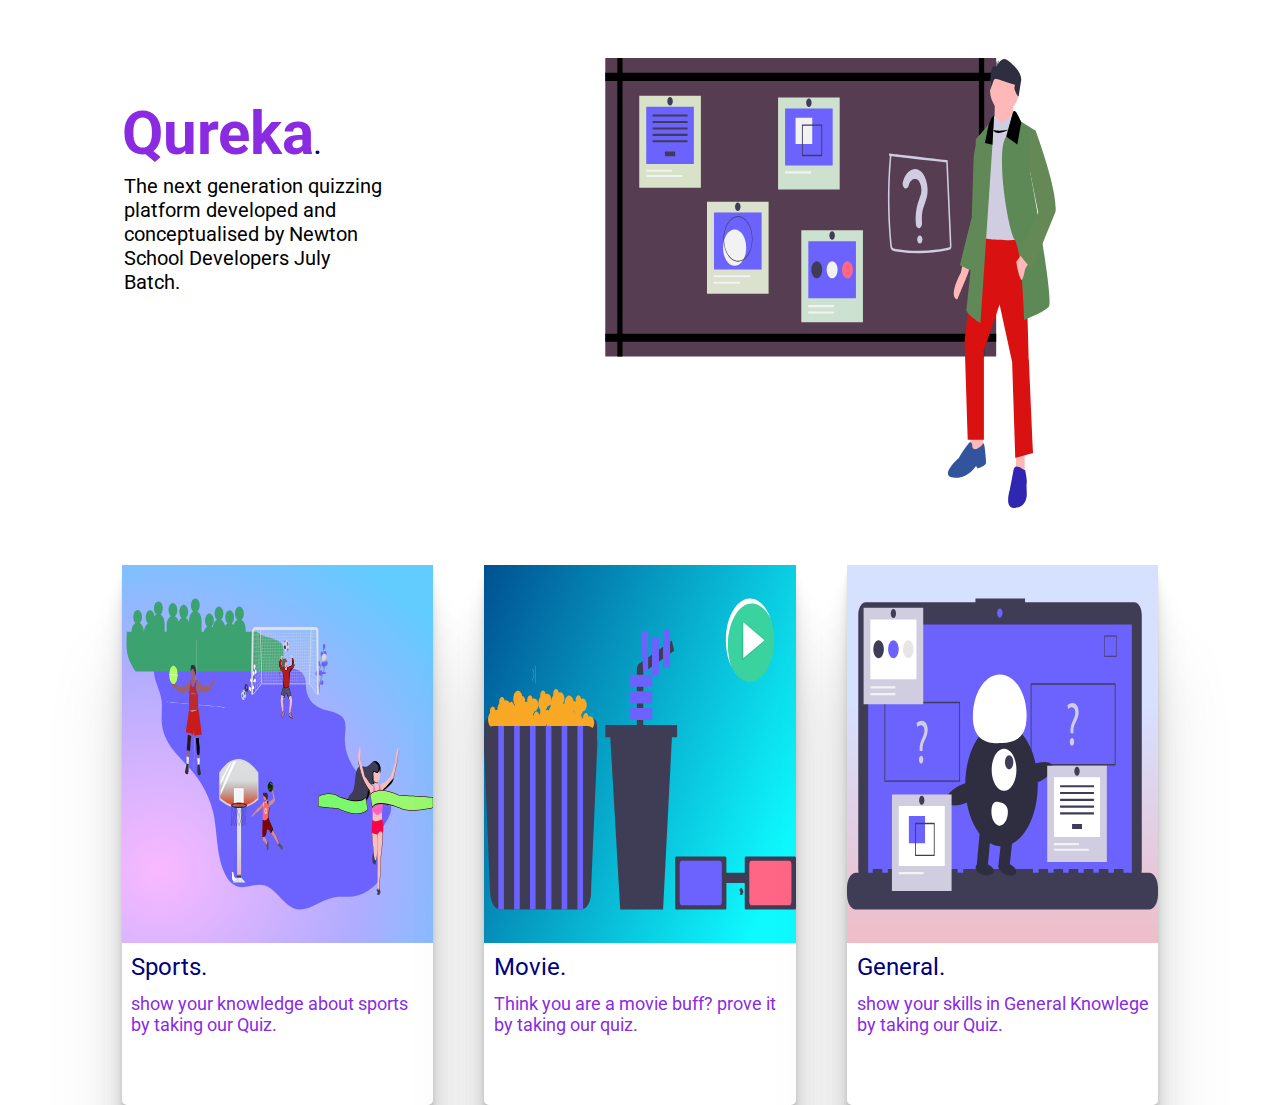
<file: index.html>
<!DOCTYPE html>
<html lang="en">
  <head>
    <meta charset="UTF-8" />
    <meta name="viewport" content="width=device-width, initial-scale=1.0" />
    <meta http-equiv="X-UA-Compatible" content="ie=edge" />
    <link href="index.css" rel="stylesheet" />
    <link
      href="https://fonts.googleapis.com/css2?family=Roboto:wght@300&display=swap"
      rel="stylesheet"
    />

    <title>Quiz for students</title>
  </head>
  <body class>
    <header class="title">
      <div class="title-text">
        <h1 class="big-text">Qureka<span class="dot">.</span></h1>
        <p class="paragraph">
          The next generation quizzing platform developed and conceptualised by
          Newton School Developers July Batch.
        </p>
      </div>

      <img src="untitled (3).svg" alt="boy" width="100%" height="100%" />
    </header>
    <section class="quiz-select">
      <a href="index1.html" target="_blank" noopener noreferrer>
        <div class="box sports">
          <div class="image-container">
            <img src="sports.svg" alt="sports" width="100%" height="100%" />
          </div>
          <p class="type">Sports<span class="dot">.</span></p>
          <p class="type-text">
            show your knowledge about sports by taking our Quiz.
          </p>
        </div>
      </a>
      <a href="index2.html" target="_blank" noopener noreferrer>
        <div class="box movie">
          <div class="extra image-container">
            <img src="movie.svg" alt="movie" width="100%" height="100%" />
          </div>
          <p class="type">Movie<span class="dot">.</span></p>
          <p class="type-text">
            Think you are a movie buff? prove it by taking our quiz.
          </p>
        </div>
      </a>
      <a href="index3.html" target="_blank" noopener noreferrer>
        <div class="box general">
          <div class="work image-container">
            <img src="general.svg" alt="general" width="100%" height="100%" />
          </div>
          <p class="type">General<span class="dot">.</span></p>
          <p class="type-text">
            show your skills in General Knowlege by taking our Quiz.
          </p>
        </div>
      </a>
    </section>
  </body>
</html>
</file>
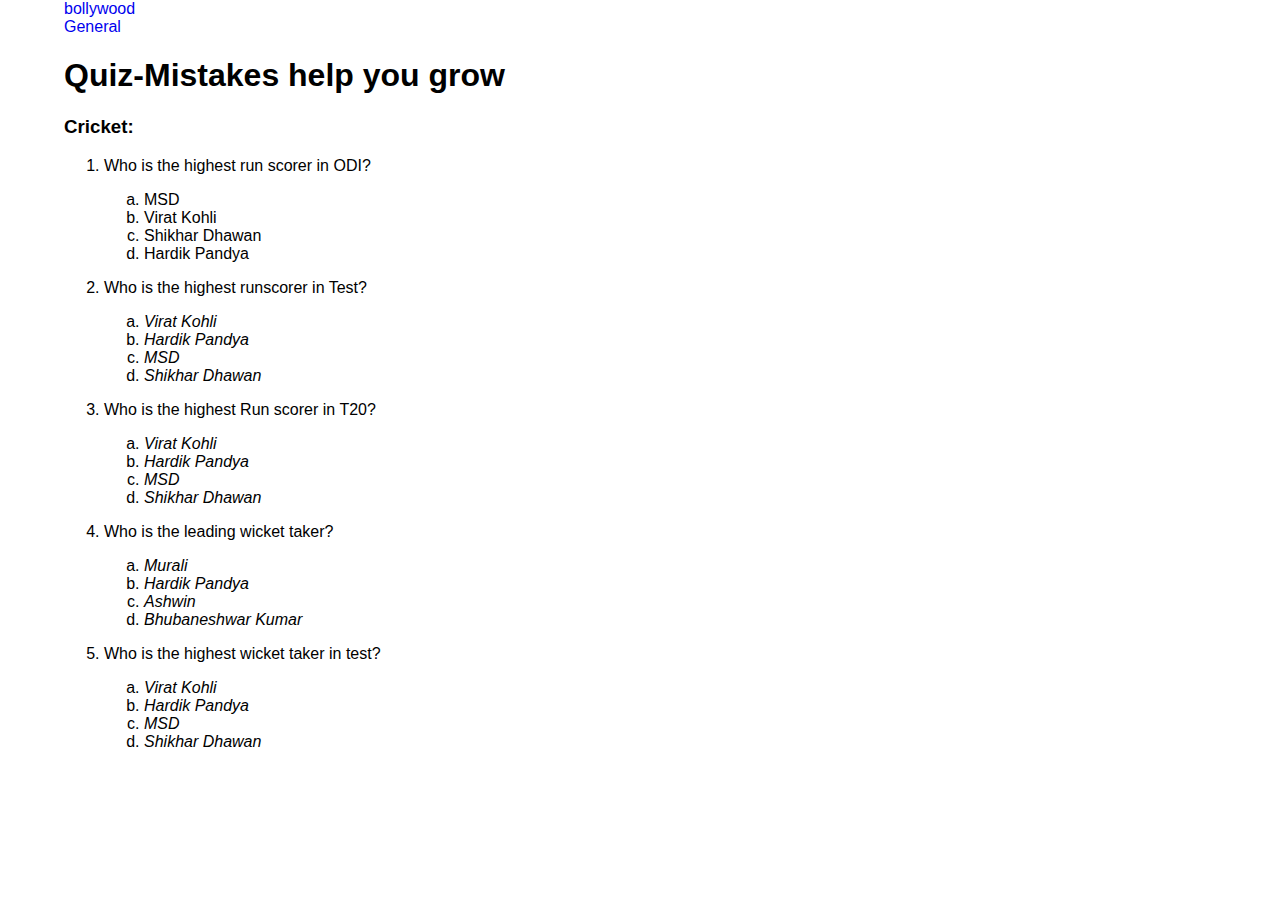
<file: index1.html>
<!DOCTYPE html>
<html lang="en">
  <head>
    <meta charset="UTF-8" />
    <meta name="viewport" content="width=device-width, initial-scale=1.0" />
    <meta http-equiv="X-UA-Compatible" content="ie=edge" />
    <link rel="stylesheet" href="index.css" />

    <title>Quiz</title>
  </head>
  <body>
    <a href="index1.html" target="_no blank">bollywood</a>
  </br>
    <a href="index2.html" target="_no blank">General</a>
    <h1>Quiz-Mistakes help you grow</h1>
    <Section>
      <h3>Cricket:</h3>
      <ol start="1" type="1">
    <div>
      <p><li>Who is the highest run scorer in ODI?</li></p>
      <ol start="1" type="a">
        <li>MSD</li> <li>Virat Kohli</li>
        <li>Shikhar Dhawan</li> <li>Hardik Pandya</li>
      </ol>
    </div>
    <div>
      <p><li>Who is the highest runscorer in Test?</li></p>
      <ol start="1" type="a">
      <li><i>Virat Kohli</i></li>
      <li><i>Hardik Pandya</i></li>
      <li><i>MSD</i></li>
      <li><i>Shikhar Dhawan</i></li></ol>
    </div>
    <div>
      <p><li>Who is the highest Run scorer in T20?</li></p>
      <ol start="1" type="a">
      <li><i>Virat Kohli</i></li>
      <li><i>Hardik Pandya</i></li>
      <li><i>MSD</i></li>
      <li><i>Shikhar Dhawan</i></li></ol>

    </div>
    <div>
      <p><li>Who is the leading wicket taker?</li></p>
      <ol start="1" type="a">
      <li><i>Murali</i></li>
      <li><i>Hardik Pandya</i></li>
      <li><i>Ashwin</i></li>
      <li><i>Bhubaneshwar Kumar</i></li></ol>
    </div>

    <div>
      <p><li>Who is the highest wicket taker in test?</li></p>
      <ol start="1" type="a">
      <li><i>Virat Kohli</i></li>
      <li><i>Hardik Pandya</i></li>
      <li><i>MSD</i></li>
      <li><i>Shikhar Dhawan</i></li></ol>
    </div>

    <!-- <div>
      <p><li>Who is this ?</li></p>
      <img src="https://upload.wikimedia.org/wikipedia/commons/7/7c/The_President%2C_Shri_Pranab_Mukherjee_presenting_the_Padma_Shri_Award_to_Shri_Virat_Kohli%2C_at_a_Civil_Investiture_Ceremony%2C_at_Rashtrapati_Bhavan%2C_in_New_Delhi_on_March_30%2C_2017_%28cropped%29.jpg"
      width="300"
      height="300"
      alt="Virat Kohli"/>
      <ol start="1" type="a">
        <li><i>MSD</i></li>
        <li><i>Virat Kohli</i></li>
        <li><i>Sachin</i></li>
        <li><i>Rohit SHarma</i></li></ol>


    </div> -->
  </section>


  </body>
</html>
</file>
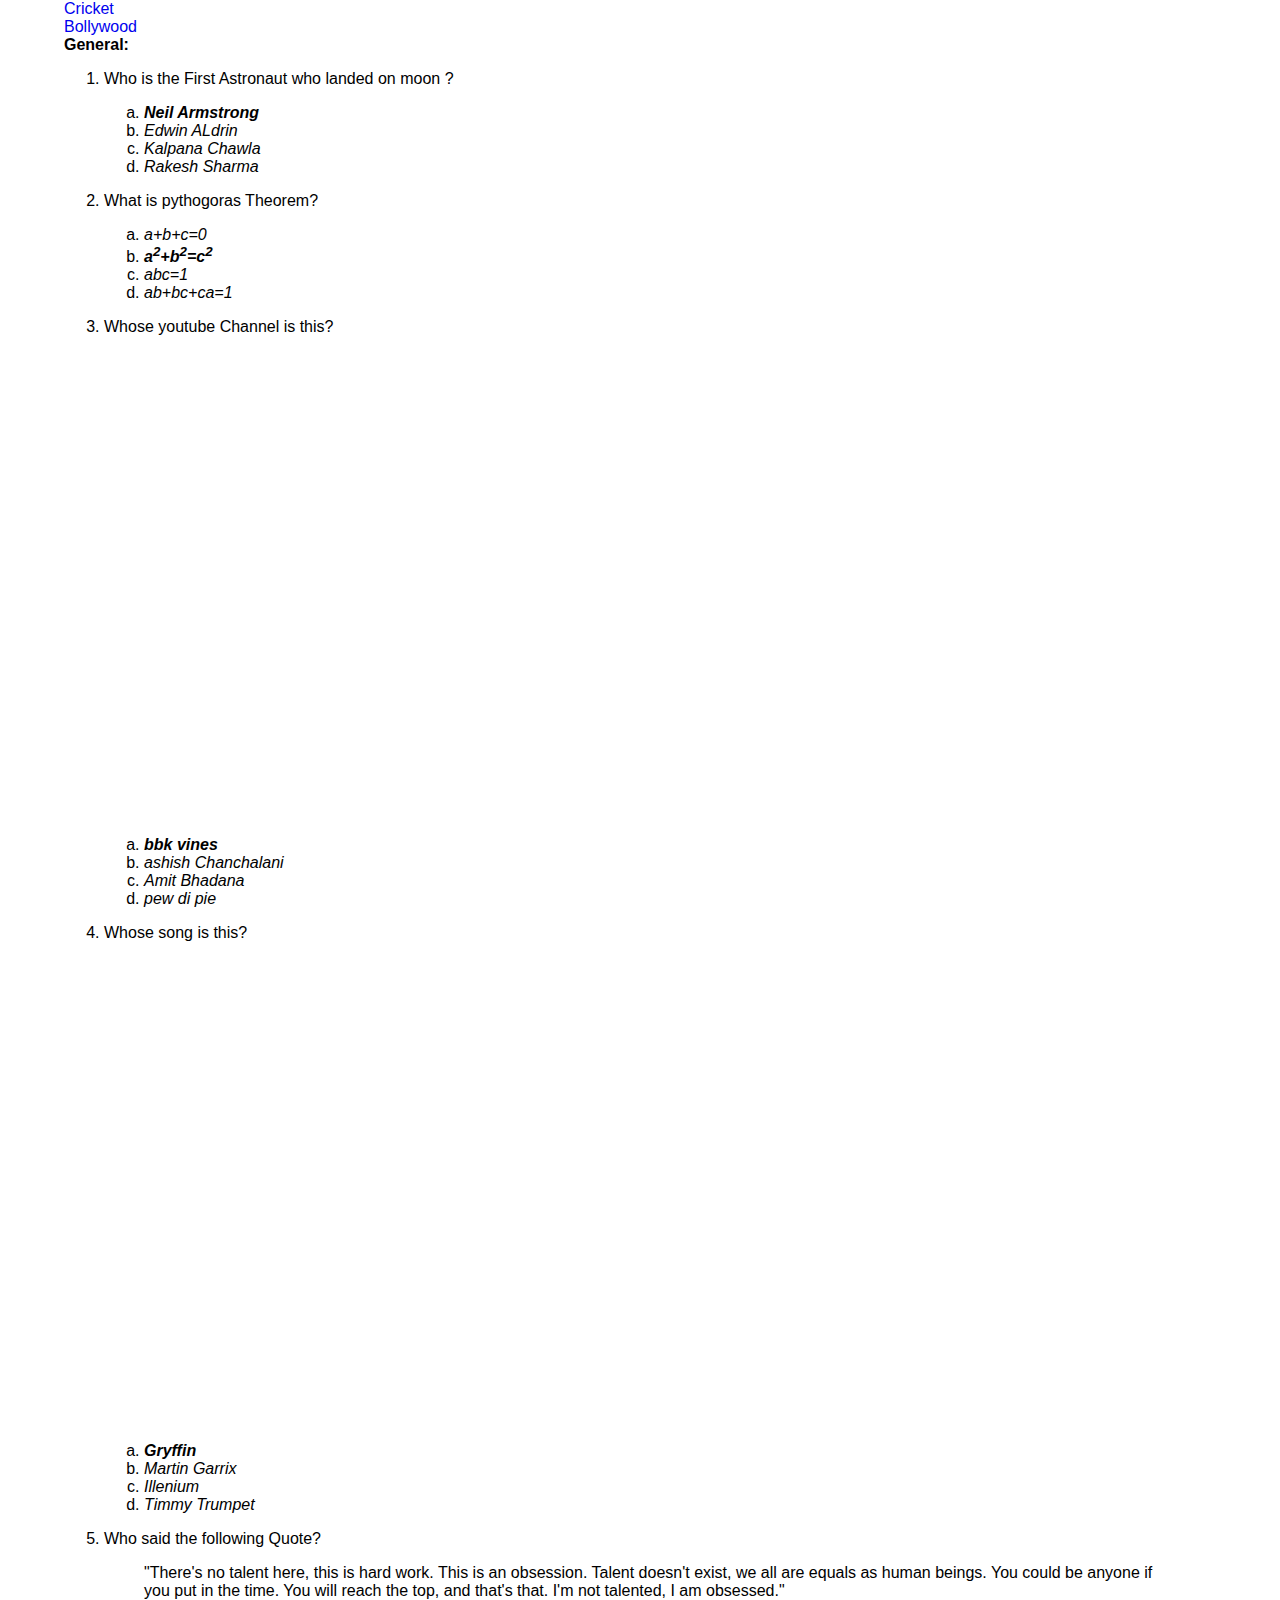
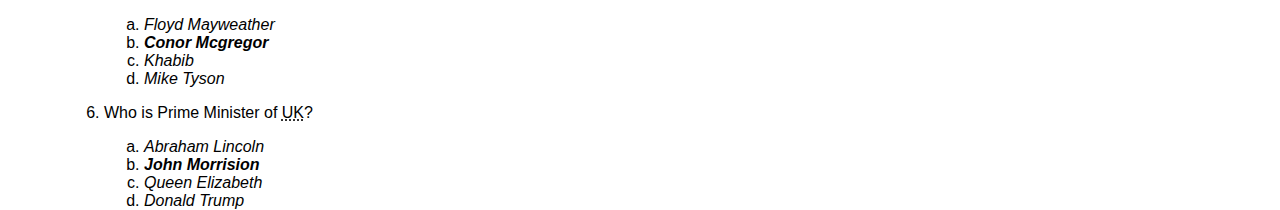
<file: index3.html>
<!DOCTYPE html>
<html lang="en">
  <head>
    <meta charset="UTF-8" />
    <meta name="viewport" content="width=device-width, initial-scale=1.0" />
    <meta http-equiv="X-UA-Compatible" content="ie=edge" />
    <link rel="stylesheet" href="index.css" />

    <title>Quiz</title>
  </head>
  <body>
    <a href="index.html" target="_noblank">Cricket</a>
  </br>
    <a href="index1.html" target="_noblank">Bollywood</a>
<section>
</h3><b>General:</b></h3>
<ol start="1" type="1">
    <div>
      <p><li>Who is the First Astronaut who landed on moon ?</li></p>
      
      <ol start="1" type="a">
        <li><i><strong>Neil Armstrong</strong></i></li> <li><i>Edwin ALdrin</i></li>
        <li><i>Kalpana Chawla</i></li> <li><i>Rakesh Sharma</i></li>
      </ol>
    </div>
    <div>
      <p><li>What is pythogoras Theorem?</li></p>
     
      <ol start="1" type="a">
      <li><i>a+b+c=0</i></li>
      <li><i><strong>a<sup>2</sup>+b<sup>2</sup>=c<sup>2</sup></strong></i></li>
      <li><i>abc=1</i></li>
      <li><i>ab+bc+ca=1</i></li></ol>
    </div>
    <p><li>Whose youtube Channel is this?</li></p>
    <!-- <!-- <img src="https://static.toiimg.com/photo/50037474.cms"
    width="300"
    height="300"
    alt="Shahrukh Khan"/> -->
     <iframe width="853" height="480" src="https://www.youtube.com/embed/xgXnDnf0cHY" frameborder="0" allow="accelerometer; autoplay; encrypted-media; gyroscope; picture-in-picture" allowfullscreen></iframe>
    <ol start="1" type="a"> 
     
      <li><i><strong>bbk vines</strong></i></li> <li><i>ashish Chanchalani</i></li>
      <li><i>Amit Bhadana</i></li> <li><i>pew di pie</i></li>
    </ol>
  </div>
  <div>
      <p><li>Whose song is this?</li></p>
      <iframe width="853" height="480" src="https://www.youtube.com/embed/PWhMoGt0cs8" frameborder="0" allow="accelerometer; autoplay; encrypted-media; gyroscope; picture-in-picture" allowfullscreen></iframe>
      
      <ol start="1" type="a">
        <li><i><strong>Gryffin</strong></i></li> <li><i>Martin Garrix</i></li>
        <li><i>Illenium</i></li> <li><i>Timmy Trumpet</i></li>
      </ol>
    </div>
    <div>
  <div>
    <p><li>Who said the following Quote?</li></p>
    <blockquote cite="www.google.com">
      "There's no talent here, this is hard work. This is an obsession. Talent doesn't exist, we all are equals as human beings. You could be anyone if you put in the time. You will reach the top, and that's that. I'm not talented, I am obsessed."
    </blockquote>
    <ol start="1" type="a">
    <li><i>Floyd Mayweather</i></li>
    <li><i><strong>Conor Mcgregor</strong></i></li>
    <li><i>Khabib</i></li>
    <li><i>Mike Tyson</i></li></ol>
    
  </div>

  <div>
      <p><li>Who is Prime Minister of <abbr title="United Kingdom">UK</abbr>?</li></p>
     
      <ol start="1" type="a">
      <li><i>Abraham Lincoln</i></li>
      <li><i><strong>John Morrision</strong></i></li>
      <li><i>Queen Elizabeth</i></li>
      <li><i>Donald Trump</i></li></ol></ol>
    </div>
</body>
</html>
</file>
<file: index.css>
* {
  font-family: "Roboto", sans-serif;
  box-sizing: border-box;
}
body {
  height: 100vh;
  margin: 0;
  padding: 0 5% 0 5%;
  background-image: url(background3.jpg);
}
.title {
  display: flex;
  flex-direction: row;
  justify-content: space-between;
  width: 100%;
  height: 50%;
  margin: 5% 0% 5% 5%;
}
.paragraph {
  font-size: 20px;
  margin: 1%;
}

.title-text {
  width: 30%;
  font-size: 20px;
}
.big-text {
  font-size: 60px;
  color: blueviolet;
  margin-bottom: 2%;
}

/* .image {
  margin: 5%
} */

.dot {
  color: limegreen;
}
.quiz-select {
  margin: 0 5%;
  height: 60%;
  display: flex;
  flex-direction: row;
  /* width: 100%; */
  justify-content: space-between;
}
a {
  width: 30%;
  text-decoration: none;
}

.box {
  box-shadow: 0 2.8px 2.2px rgba(0, 0, 0, 0.034),
    0 6.7px 5.3px rgba(0, 0, 0, 0.048), 0 12.5px 10px rgba(0, 0, 0, 0.06),
    0 22.3px 17.9px rgba(0, 0, 0, 0.072), 0 41.8px 33.4px rgba(0, 0, 0, 0.086),
    0 100px 80px rgba(0, 0, 0, 0.12);

  background: white;
  border-radius: 5px;
  height: 100%;
  width: 100%;
  display: flex;
  flex-direction: column;
  transition: transform 0.2s;
}
.image-container {
  height: 70%;
  width: 100%;
  /* background-image: radial-gradient(
    circle 1294px at -15.5% 23.8%,
    rgba(255, 206, 149, 1) 0%,
    rgba(247, 92, 92, 1) 44.9%,
    rgba(108, 0, 96, 0.97) 93.8%
  ); */
  background-image: radial-gradient(
    circle farthest-corner at 11.7% 80.6%,
    rgba(249, 185, 255, 1) 0%,
    rgba(177, 172, 255, 1) 49.3%,
    rgba(98, 203, 255, 1) 89%
  );
}

.center {
  display: flex;
  justify-content: center;
  align-items: center;
}

.box:hover {
  transform: scale(1.1);
  cursor: pointer;
}

.type {
  margin: 3% 3% 1% 3%;
  color: navy;
  font-size: 24px;
}
.type-text {
  margin: 3%;
  color: blueviolet;
  font-size: 18px;
}

.dot {
  color: navy;
  font-size: 24px;
}
.extra {
  background-image: linear-gradient(
    111.9deg,
    rgba(0, 81, 146, 1) 0.3%,
    rgba(14, 250, 255, 1) 90%
  );
}
.work {
  background-image: linear-gradient(
    180.3deg,
    rgba(214, 224, 255, 1) 37.2%,
    rgba(254, 168, 168, 1) 137.3%
  );
}
</file>
